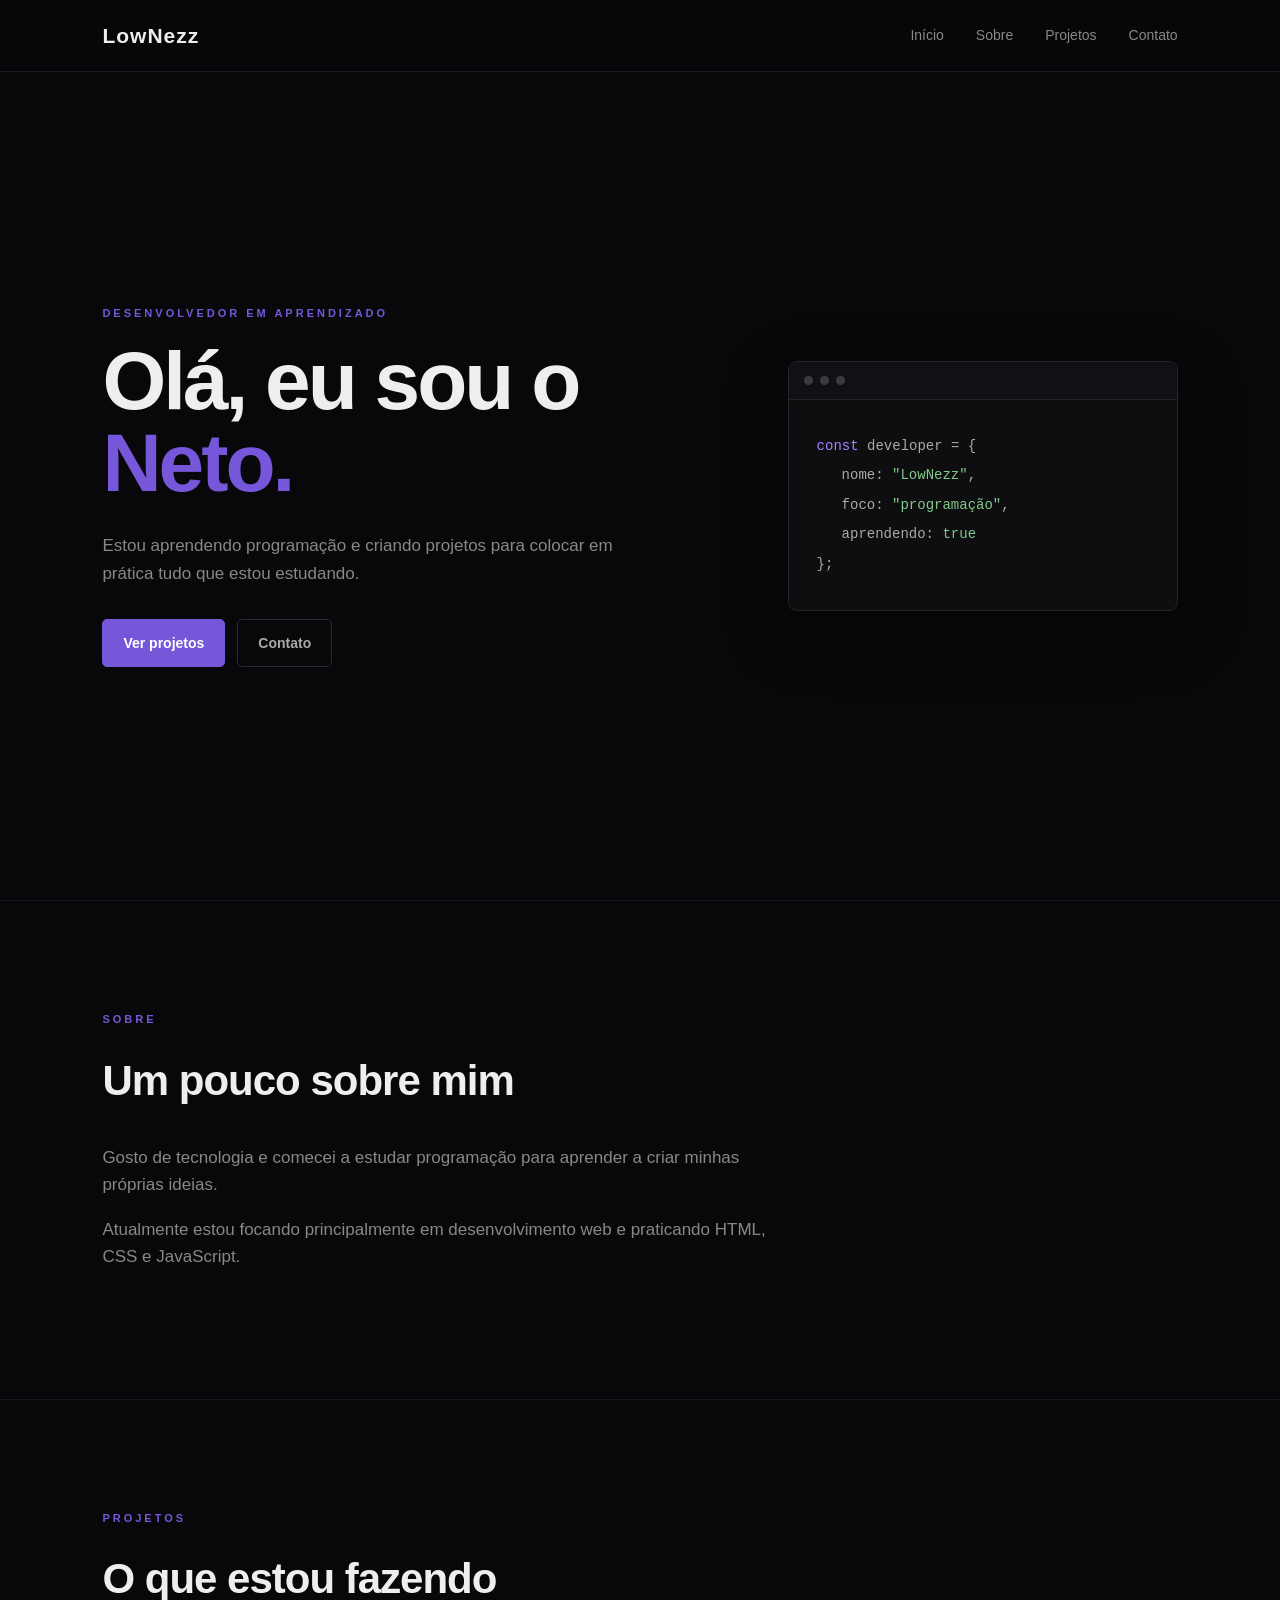
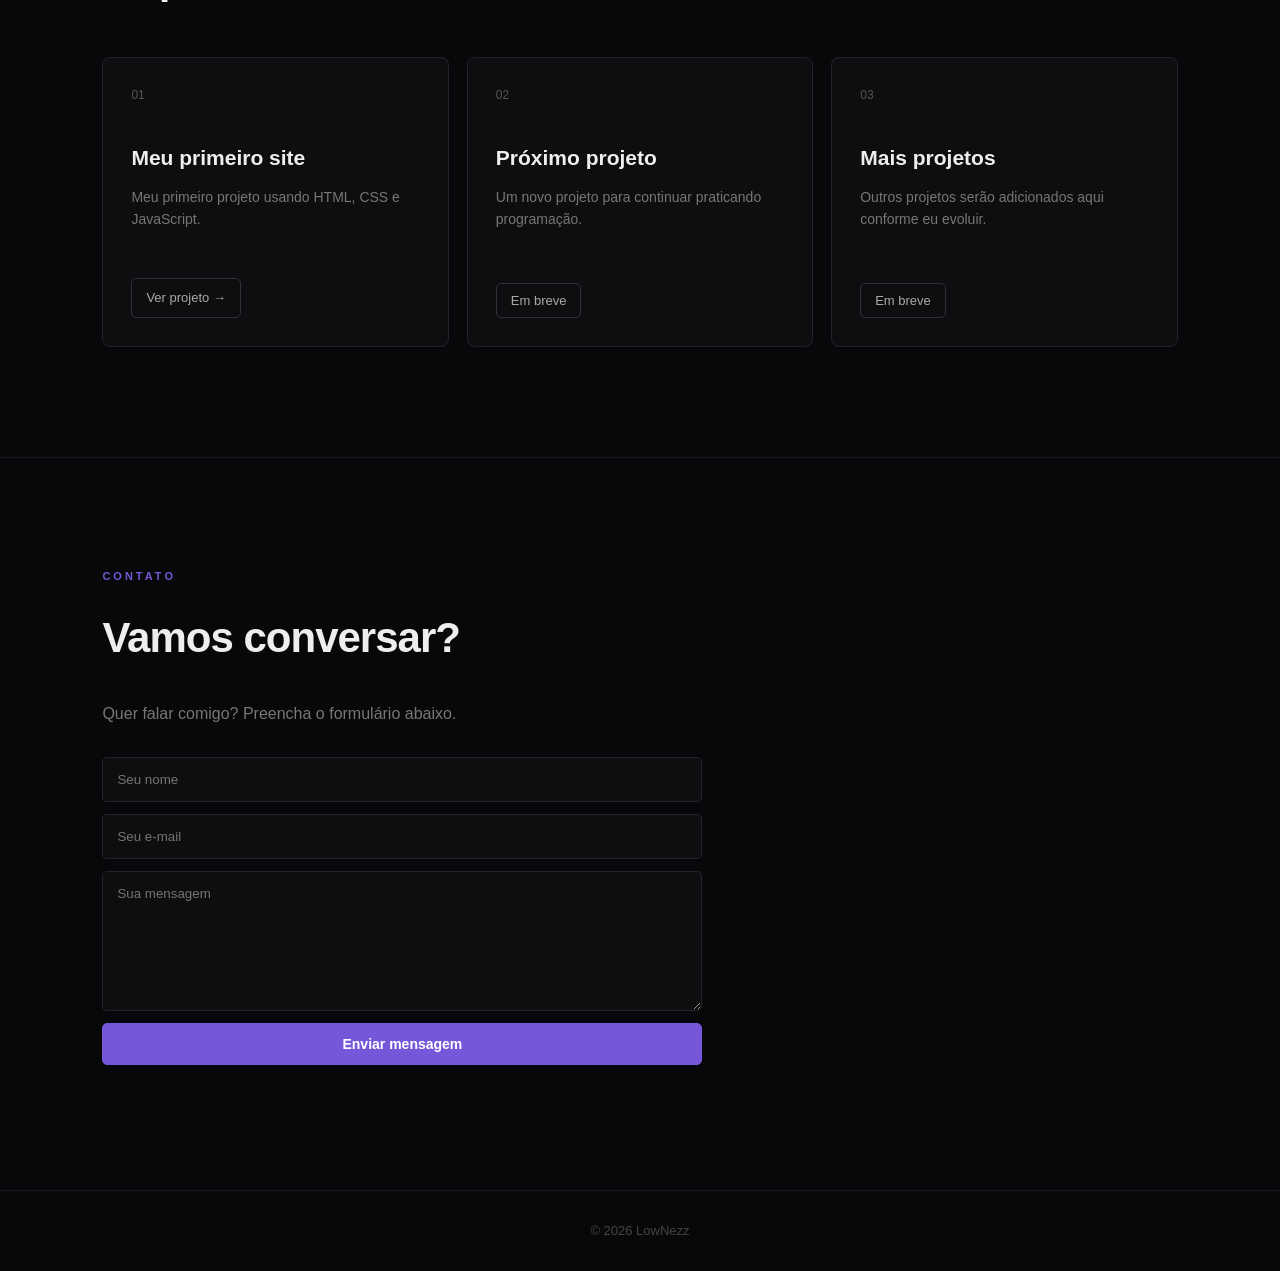
<file: index.html>
<!DOCTYPE html>
<html lang="pt-BR">
<head>
    <meta charset="UTF-8">
    <meta name="viewport" content="width=device-width, initial-scale=1.0">

    <title>LowNezz</title>

    <link rel="stylesheet" href="main.css"> 
</head>
<body>

    <header>
        <div class="logo">LowNezz</div>

        <nav>
            <a href="#inicio">Início</a>
            <a href="#sobre">Sobre</a>
            <a href="#projetos">Projetos</a>
            <a href="#contato">Contato</a>
        </nav>

        <button id="menuBtn">☰</button>
    </header>

    <main>

        <section id="inicio" class="hero">

            <div class="hero-text">

                <p class="small-title">DESENVOLVEDOR EM APRENDIZADO</p>

                <h1>
                    Olá, eu sou o<br>
                    <span>Neto.</span>
                </h1>

                <p class="description">
                    Estou aprendendo programação e criando projetos
                    para colocar em prática tudo que estou estudando.
                </p>

                <div class="buttons">
                    <a href="#projetos" class="button">
                        Ver projetos
                    </a>

                    <a href="#contato" class="button secondary">
                        Contato
                    </a>
                </div>

            </div>

            <div class="hero-card">

                <div class="code-top">
                    <span></span>
                    <span></span>
                    <span></span>
                </div>

                <div class="code">
                    <p><span class="purple">const</span> developer = {</p>
                    <p class="indent">nome: <span class="green">"LowNezz"</span>,</p>
                    <p class="indent">foco: <span class="green">"programação"</span>,</p>
                    <p class="indent">aprendendo: <span class="green">true</span></p>
                    <p>};</p>
                </div>

            </div>

        </section>


        <section id="sobre" class="section">

            <p class="small-title">SOBRE</p>

            <h2>Um pouco sobre mim</h2>

            <div class="about-content">

                <p>
                    Gosto de tecnologia e comecei a estudar programação
                    para aprender a criar minhas próprias ideias.
                </p>

                <p>
                    Atualmente estou focando principalmente em
                    desenvolvimento web e praticando HTML, CSS e JavaScript.
                </p>

            </div>

        </section>


        <section id="projetos" class="section">

            <p class="small-title">PROJETOS</p>

            <h2>O que estou fazendo</h2>

            <div class="projects">

                <div class="project">

                    <span class="project-number">01</span>

                    <h3>Meu primeiro site</h3>

                    <p>
                        Meu primeiro projeto usando HTML, CSS e JavaScript.
                    </p>

                    <a href="projeto1/projeto1.html" class="project-button" target="_blank">
                        Ver projeto →
                    </a>

                </div>


                <div class="project">

                    <span class="project-number">02</span>

                    <h3>Próximo projeto</h3>

                    <p>
                        Um novo projeto para continuar praticando programação.
                    </p>

                    <button class="project-button">
                        Em breve
                    </button>

                </div>


                <div class="project">

                    <span class="project-number">03</span>

                    <h3>Mais projetos</h3>

                    <p>
                        Outros projetos serão adicionados aqui conforme eu evoluir.
                    </p>

                    <button class="project-button">
                        Em breve
                    </button>

                </div>

            </div>

        </section>


        <section id="contato" class="section contact">

            <p class="small-title">CONTATO</p>

            <h2>Vamos conversar?</h2>

            <p class="contact-text">
                Quer falar comigo? Preencha o formulário abaixo.
            </p>

            <form id="contactForm" action="https://formspree.io/f/mwlpzyaq" method="POST">

    <input
        type="text"
        id="name"
        name="name"
        placeholder="Seu nome"
        required
    >

    <input
        type="email"
        id="email"
        name="email"
        placeholder="Seu e-mail"
        required
    >

    <textarea
        id="message"
        name="message"
        placeholder="Sua mensagem"
        required
    ></textarea>

    <button type="submit" class="button">
        Enviar mensagem
    </button>

</form>

            <p id="formMessage"></p>

        </section>

    </main>


    <footer>
        <p>© 2026 LowNezz</p>
    </footer>


    <script src="script.js"></script>

</body>
</html>
</file>
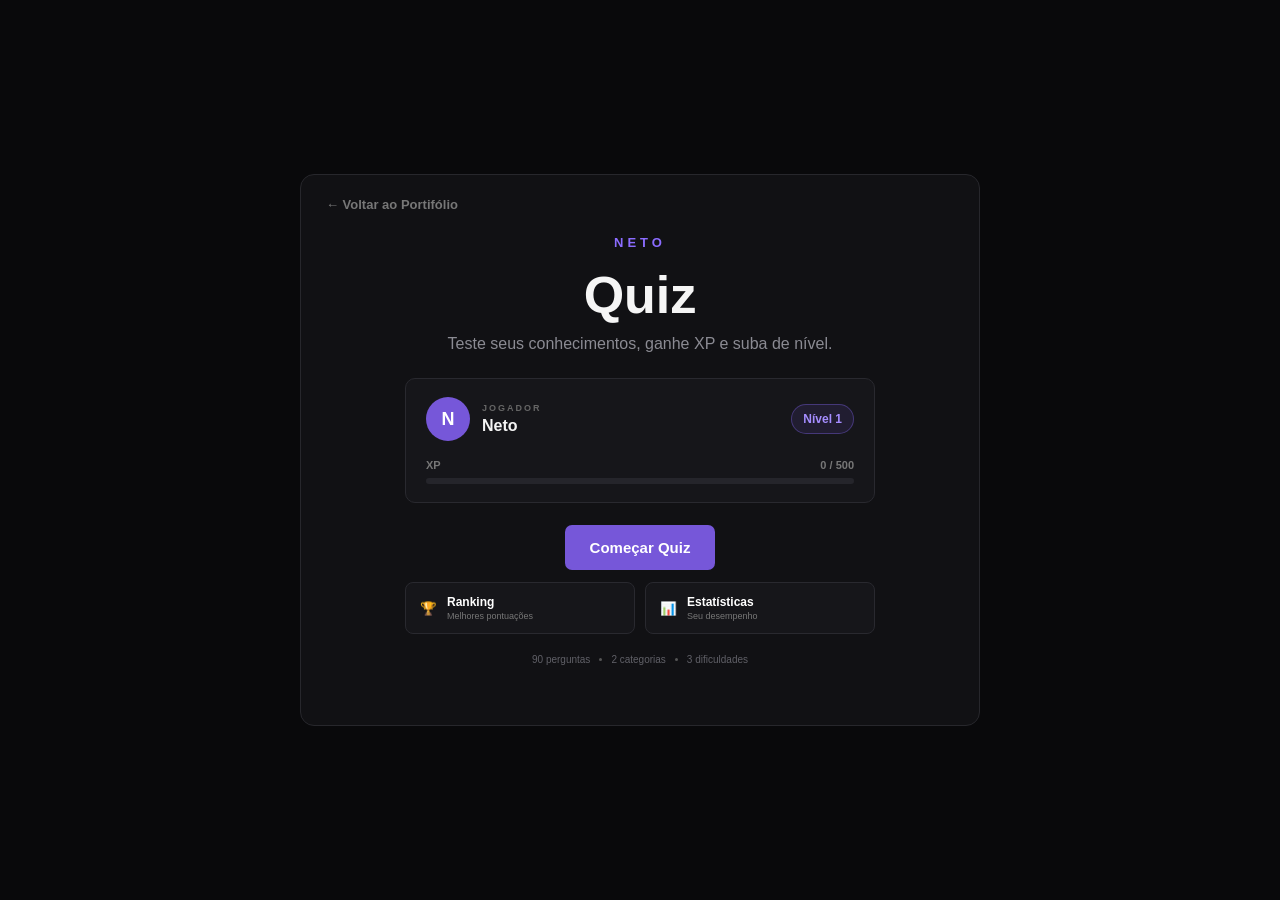
<file: projeto1/projeto1.html>
<!DOCTYPE html>
<html lang="pt-BR">
<head>
    <meta charset="UTF-8">
    <meta name="viewport" content="width=device-width, initial-scale=1.0">

    <title>Quiz</title>

    <link rel="stylesheet" href="projeto1.css">
</head>

<body>

    <main class="quiz-container">

        <div id="startScreen" class="screen">   
     <a href="../index.html" class="back-home">
        ← Voltar ao Portifólio
    </a>

    <p class="logo">NETO</p>

    <h1>Quiz</h1>

    <p class="description">
        Teste seus conhecimentos, ganhe XP e suba de nível.
    </p>

    <div class="profile-card">

        <div class="profile-top">

            <div class="profile-user">
                <div class="profile-avatar">N</div>

                <div>
                    <span class="profile-label">JOGADOR</span>
                    <strong id="playerName">Neto</strong>
                </div>
            </div>

            <div class="level-badge">
                Nível <span id="playerLevel">1</span>
            </div>

        </div>

        <div class="xp-info">
            <span>XP</span>
            <span id="xpText">0 / 500</span>
        </div>

        <div class="xp-bar">
            <div id="xpBar"></div>
        </div>

    </div>

    <button id="startButton">
        Começar Quiz
    </button>

    <div class="start-actions">

        <button id="rankingButton" class="secondary-button" type="button">
            🏆
            <span>
                <strong>Ranking</strong>
                <small>Melhores pontuações</small>
            </span>
        </button>

        <button id="statsButton" class="secondary-button" type="button">
            📊
            <span>
                <strong>Estatísticas</strong>
                <small>Seu desempenho</small>
            </span>
        </button>

    </div>

    <div class="quiz-summary">
        <span>90 perguntas</span>
        <i></i>
        <span>2 categorias</span>
        <i></i>
        <span>3 dificuldades</span>
    </div>

    <div id="startPanel" class="start-panel hidden">

        <div class="panel-header">
            <h3 id="panelTitle"></h3>

            <button id="closePanel" type="button">
                ✕
            </button>
        </div>

        <div id="panelContent"></div>

    </div>

</div>


        <div id="categoryScreen" class="screen hidden">

            <p class="logo">QUIZ</p>

            <h2>Escolha uma categoria</h2>

            <p class="description">
                Sobre o que você entende mais?
            </p>

            <div class="selection-buttons">

                <button class="category-button" data-category="minecraft">
                    <span class="selection-icon">⛏️</span>
                    <span>Minecraft</span>
                </button>

                <button class="category-button" data-category="anime">
                    <span class="selection-icon">🍥</span>
                    <span>Anime</span>
                </button>

            </div>

        </div>


        <div id="difficultyScreen" class="screen hidden">

            <p class="logo">QUIZ</p>

            <button id="backButton">
                ← Voltar
            </button>

            <h2 id="categoryTitle">
                Minecraft
            </h2>

            <p class="description">
                Escolha a dificuldade.
            </p>

            <div class="difficulty-buttons">

                <button class="difficulty-button" data-difficulty="facil">
                    <span>Fácil</span>
                    <small>Para começar</small>
                </button>

                <button class="difficulty-button" data-difficulty="medio">
                    <span>Médio</span>
                    <small>Já conhece bastante</small>
                </button>

                <button class="difficulty-button" data-difficulty="dificil">
                    <span>Difícil</span>
                    <small>Para quem manja</small>
                </button>

            </div>

        </div>


        <div id="quizScreen" class="screen hidden">

            <div class="quiz-top">

                <span id="quizInfo">
                    Minecraft • Fácil
                </span>

                <span id="score">
                    Pontos: 0
                </span>

            </div>

            <div class="question-info">

                <span id="questionNumber">
                    Pergunta 1 de 10
                </span>

            </div>

            <div class="progress">
                <div id="progressBar"></div>
            </div>

            <h2 id="question"></h2>

            <div id="answers">

                <button class="answer"></button>
                <button class="answer"></button>
                <button class="answer"></button>
                <button class="answer"></button>

            </div>

            <button id="nextButton" class="hidden">
                Próxima pergunta →
            </button>

        </div>


        <div id="resultScreen" class="screen hidden">

            <p class="logo">NETO</p>

            <p class="result-small">
                QUIZ FINALIZADO
            </p>

            <h2>Seu resultado</h2>

            <p id="resultCategory"></p>

            <div id="finalScore">
                0/10
            </div>

            <p id="resultMessage"></p>

            <p class="record">
             Recorde:
             <span id="highScore">0</span>
             </p>
            <div class="result-buttons">

                <button id="restartButton">
                    Jogar novamente
                </button>

                <button id="menuButton">
                    Escolher outro quiz
                </button>

            </div>

        </div>

    </main>

    <script src="projeto1.js"></script>
</body>
</html>
</file>
<file: main.css>
* {
    margin: 0;
    padding: 0;
    box-sizing: border-box;
    scroll-behavior: smooth;
}

body {
    font-family: Arial, Helvetica, sans-serif;
    background: #08080a;
    color: #eeeeee;
    line-height: 1.6;
}

header {
    height: 72px;
    width: 100%;
    padding: 0 8%;
    display: flex;
    align-items: center;
    justify-content: space-between;

    position: fixed;
    top: 0;
    left: 0;
    z-index: 1000;

    background: rgba(8, 8, 10, 0.92);
    border-bottom: 1px solid #1c1c20;
}

.logo {
    font-size: 21px;
    font-weight: bold;
    letter-spacing: 1px;
}

nav {
    display: flex;
    gap: 32px;
}

nav a {
    color: #888;
    text-decoration: none;
    font-size: 14px;
    transition: 0.2s;
}

nav a:hover {
    color: #fff;
}

#menuBtn {
    display: none;
    background: none;
    border: none;
    color: white;
    font-size: 24px;
    cursor: pointer;
}

main {
    padding-top: 72px;
}

.hero {
    min-height: calc(100vh - 72px);
    padding: 80px 8%;

    display: flex;
    align-items: center;
    justify-content: space-between;
    gap: 80px;
}

.hero-text {
    max-width: 650px;
}

.small-title {
    color: #7657d9;
    font-size: 11px;
    font-weight: bold;
    letter-spacing: 3px;
    margin-bottom: 18px;
}

.hero h1 {
    font-size: clamp(50px, 7vw, 82px);
    line-height: 1;
    letter-spacing: -3px;
    margin-bottom: 28px;
}

.hero h1 span {
    color: #7657d9;
}

.description {
    max-width: 560px;
    color: #888;
    font-size: 17px;
}

.buttons {
    display: flex;
    gap: 12px;
    margin-top: 32px;
}

.button {
    display: inline-block;
    padding: 12px 20px;

    background: #7657d9;
    color: white;

    border: 1px solid #7657d9;
    border-radius: 5px;

    text-decoration: none;
    font-size: 14px;
    font-weight: bold;

    cursor: pointer;
    transition: 0.2s;
}

.button:hover {
    background: #6749c5;
    border-color: #6749c5;
}

.button.secondary {
    background: transparent;
    border-color: #29292f;
    color: #aaa;
}

.button.secondary:hover {
    border-color: #555;
    color: white;
}


.hero-card {
    width: 390px;
    background: #0e0e11;
    border: 1px solid #242429;
    border-radius: 9px;
    overflow: hidden;

    box-shadow: 0 20px 60px rgba(0, 0, 0, 0.35);
}

.code-top {
    height: 38px;
    padding: 0 15px;

    display: flex;
    align-items: center;
    gap: 7px;

    background: #111115;
    border-bottom: 1px solid #222228;
}

.code-top span {
    width: 9px;
    height: 9px;
    border-radius: 50%;
    background: #3a3a40;
}

.code {
    padding: 28px;
    font-family: Consolas, monospace;
    font-size: 14px;
    color: #aaa;
}

.code p {
    margin: 7px 0;
}

.indent {
    padding-left: 25px;
}

.purple {
    color: #a982ff;
}

.green {
    color: #82c98b;
}


.section {
    padding: 110px 8%;
    border-top: 1px solid #18181c;
}

.section h2 {
    font-size: 42px;
    letter-spacing: -1px;
    margin-bottom: 30px;
}

.about-content {
    max-width: 700px;
}

.about-content p {
    color: #888;
    font-size: 17px;
    margin-bottom: 18px;
}


.projects {
    display: grid;
    grid-template-columns: repeat(3, 1fr);
    gap: 18px;
    margin-top: 45px;
}

.project {
    min-height: 290px;
    padding: 28px;

    background: #0e0e11;
    border: 1px solid #222228;
    border-radius: 8px;

    display: flex;
    flex-direction: column;

    transition: 0.2s;
}

.project:hover {
    transform: translateY(-4px);
    border-color: #3a3a42;
}

.project-number {
    color: #555;
    font-size: 12px;
    margin-bottom: 35px;
}

.project h3 {
    font-size: 21px;
    margin-bottom: 12px;
}

.project p {
    color: #777;
    font-size: 14px;
    margin-bottom: 25px;
}

.project-button {
    width: fit-content;
    margin-top: auto;

    padding: 9px 14px;

    background: transparent;
    color: #aaa;

    border: 1px solid #303037;
    border-radius: 5px;

    text-decoration: none;
    font-size: 13px;

    cursor: pointer;
    transition: 0.2s;
}

.project-button:hover {
    color: white;
    border-color: #7657d9;
}


.contact-text {
    color: #777;
    margin-bottom: 30px;
}

.contact form {
    max-width: 600px;

    display: flex;
    flex-direction: column;
    gap: 12px;
}

.contact input,
.contact textarea {
    width: 100%;

    padding: 14px;

    background: #0e0e11;
    color: white;

    border: 1px solid #242429;
    border-radius: 5px;

    outline: none;
    font-family: inherit;

    transition: 0.2s;
}

.contact input:focus,
.contact textarea:focus {
    border-color: #7657d9;
}

.contact textarea {
    min-height: 140px;
    resize: vertical;
}

#formMessage {
    margin-top: 15px;
    color: #82c98b;
}


footer {
    padding: 30px 8%;
    text-align: center;

    color: #444;
    font-size: 13px;

    border-top: 1px solid #18181c;
}


@media (max-width: 900px) {

    .hero {
        flex-direction: column;
        align-items: flex-start;
        padding-top: 70px;
    }

    .hero-card {
        width: 100%;
        max-width: 500px;
    }

    .projects {
        grid-template-columns: 1fr;
    }

}


@media (max-width: 700px) {

    header {
        padding: 0 5%;
    }

    nav {
        display: none;

        position: absolute;
        top: 72px;
        left: 0;

        width: 100%;
        padding: 20px;

        background: #08080a;
        border-bottom: 1px solid #222;

        flex-direction: column;
        gap: 18px;
    }

    nav.active {
        display: flex;
    }

    #menuBtn {
        display: block;
    }

    .hero,
    .section {
        padding-left: 5%;
        padding-right: 5%;
    }

    .hero h1 {
        font-size: 55px;
    }

}
</file>
<file: projeto1/projeto1.css>
* {
    margin: 0;
    padding: 0;
    box-sizing: border-box;
}

body {
    min-height: 100vh;
    background: #09090b;
    color: #f5f5f5;
    font-family: Arial, Helvetica, sans-serif;

    display: flex;
    justify-content: center;
    align-items: center;

    padding: 20px;
}

.quiz-container {
    width: 100%;
    max-width: 680px;

    background: #111114;
    border: 1px solid #27272c;
    border-radius: 14px;

    padding: 45px;
}

.hidden {
    display: none !important;
}

.logo {
    color: #8b6cff;
    font-size: 13px;
    font-weight: bold;
    letter-spacing: 4px;
    margin-bottom: 15px;
}

.description {
    color: #8b8b93;
    margin-top: 10px;
    margin-bottom: 30px;
}

#startScreen {
    text-align: center;
    padding: 45px 0;
}

#startScreen h1 {
    font-size: 52px;
}

button {
    font-family: inherit;
}

#startButton,
#restartButton {
    padding: 14px 25px;

    background: #7657d9;
    color: white;

    border: none;
    border-radius: 7px;

    font-size: 15px;
    font-weight: bold;

    cursor: pointer;
    transition: 0.2s;
}

#startButton:hover,
#restartButton:hover {
    background: #8669e8;
    transform: translateY(-2px);
}

#categoryScreen h2,
#difficultyScreen h2 {
    font-size: 32px;
}

.selection-buttons {
    display: grid;
    grid-template-columns: 1fr 1fr;
    gap: 15px;
}

.category-button {
    min-height: 160px;

    display: flex;
    flex-direction: column;
    align-items: center;
    justify-content: center;

    gap: 15px;

    background: #18181c;
    color: white;

    border: 1px solid #29292f;
    border-radius: 10px;

    font-size: 19px;
    font-weight: bold;

    cursor: pointer;
    transition: 0.2s;
}

.category-button:hover {
    border-color: #7657d9;
    transform: translateY(-4px);
    background: #1c1c22;
}

.selection-icon {
    font-size: 40px;
}

#backButton {
    margin-bottom: 25px;

    background: transparent;
    color: #888;

    border: none;

    cursor: pointer;
}

#backButton:hover {
    color: white;
}

.difficulty-buttons {
    display: flex;
    flex-direction: column;
    gap: 12px;
}

.difficulty-button {
    width: 100%;
    padding: 18px 20px;

    display: flex;
    justify-content: space-between;
    align-items: center;

    background: #18181c;
    color: white;

    border: 1px solid #29292f;
    border-radius: 8px;

    cursor: pointer;
    transition: 0.2s;
}

.difficulty-button span {
    font-size: 17px;
    font-weight: bold;
}

.difficulty-button small {
    color: #777;
}

.difficulty-button:hover {
    border-color: #7657d9;
    transform: translateX(5px);
}

.quiz-top {
    display: flex;
    justify-content: space-between;

    color: #8b8b93;
    font-size: 13px;

    margin-bottom: 20px;
}

.question-info {
    color: #777;
    font-size: 13px;
    margin-bottom: 10px;
}

.progress {
    width: 100%;
    height: 5px;

    background: #25252a;
    border-radius: 20px;

    overflow: hidden;
    margin-bottom: 40px;
}

#progressBar {
    width: 10%;
    height: 100%;

    background: #7657d9;

    transition: 0.3s;
}

#question {
    font-size: 27px;
    line-height: 1.3;

    margin-bottom: 30px;
}

#answers {
    display: grid;
    grid-template-columns: 1fr 1fr;

    gap: 12px;
}

.answer {
    min-height: 65px;
    padding: 15px;

    background: #18181c;
    color: #d5d5d8;

    border: 1px solid #29292f;
    border-radius: 7px;

    text-align: left;

    cursor: pointer;
    transition: 0.2s;
}

.answer:hover:not(:disabled) {
    border-color: #7657d9;
    background: #1c1c22;
}

.answer.correct {
    background: #16351f;
    border-color: #38a65a;
    color: #8be3a5;
}

.answer.wrong {
    background: #39191c;
    border-color: #b83b45;
    color: #ef9299;
}

.answer:disabled {
    cursor: default;
}

#nextButton {
    margin-top: 25px;
    margin-left: auto;

    padding: 11px 18px;

    display: block;

    background: transparent;
    color: #aaa;

    border: 1px solid #35353c;
    border-radius: 6px;

    cursor: pointer;
}

#nextButton:hover {
    color: white;
    border-color: #7657d9;
}

#resultScreen {
    text-align: center;
    padding: 30px 0;
}

.result-small {
    color: #777;
    font-size: 12px;
    letter-spacing: 3px;

    margin-bottom: 12px;
}

#resultScreen h2 {
    font-size: 35px;
}

#resultCategory {
    color: #777;
    margin-top: 8px;
}

#finalScore {
    color: #8b6cff;

    font-size: 75px;
    font-weight: bold;

    margin: 25px 0 10px;
}

#resultMessage {
    color: #aaa;
    margin-bottom: 25px;
}

.record {
    color: #777;
    margin-bottom: 30px;
}

.result-buttons {
    display: flex;
    justify-content: center;
    gap: 10px;
}

#menuButton {
    padding: 14px 25px;

    background: transparent;
    color: #aaa;

    border: 1px solid #35353c;
    border-radius: 7px;

    cursor: pointer;
}

#menuButton:hover {
    color: white;
    border-color: #7657d9;
}

@media (max-width: 600px) {

    .quiz-container {
        padding: 25px;
    }

    #startScreen h1 {
        font-size: 40px;
    }

    .selection-buttons {
        grid-template-columns: 1fr;
    }

    .category-button {
        min-height: 120px;
    }

    #answers {
        grid-template-columns: 1fr;
    }

    #question {
        font-size: 22px;
    }

    #finalScore {
        font-size: 60px;
    }

    .result-buttons {
        flex-direction: column;
    }
}
.game-extra {
    display: flex;
    align-items: center;
    gap: 20px;
    margin: 18px 0 8px;
    color: #aaa;
    font-size: 14px;
}

#timerText {
    min-width: 65px;
    transition: 0.2s;
}

#timerText.danger {
    color: #ff5252;
    font-weight: bold;
    transform: scale(1.08);
}

#streakText {
    color: #aaa;
}

.sound-button {
    margin-left: auto;
    background: transparent;
    border: 1px solid #303036;
    border-radius: 8px;
    padding: 7px 11px;
    cursor: pointer;
    font-size: 16px;
}

.sound-button:hover {
    background: #1b1b20;
}

.timer-container {
    width: 100%;
    height: 5px;
    background: #242429;
    border-radius: 20px;
    overflow: hidden;
    margin-bottom: 30px;
}

#timerBar {
    width: 100%;
    height: 100%;
    background: #8b5cf6;
    border-radius: 20px;
    transition: width 1s linear;
}

.answer {
    transition:
        background 0.2s,
        border 0.2s,
        transform 0.15s;
}

.answer.correct {
    background: rgba(46, 204, 113, 0.15);
    border-color: #2ecc71;
    color: #7dffa9;
}

.answer.wrong {
    background: rgba(231, 76, 60, 0.15);
    border-color: #e74c3c;
    color: #ff8175;
}

.answer-pop {
    animation: answerPop 0.3s ease;
}

@keyframes answerPop {
    0% {
        transform: scale(1);
    }

    50% {
        transform: scale(1.025);
    }

    100% {
        transform: scale(1);
    }
}

.result-stats {
    display: grid;
    grid-template-columns: repeat(2, 1fr);
    gap: 12px;
    margin: 30px 0;
}

.stat-box {
    background: #151518;
    border: 1px solid #29292f;
    border-radius: 10px;
    padding: 18px;
}

.stat-box span {
    display: block;
    color: #777;
    font-size: 12px;
    margin-bottom: 6px;
}

.stat-box strong {
    font-size: 22px;
}

#achievementBox {
    margin: 30px 0;
}

#achievementBox h3 {
    margin-bottom: 12px;
}

.achievement {
    background: #17151d;
    border: 1px solid #40365c;
    padding: 14px;
    border-radius: 8px;
    margin-bottom: 8px;
}

.no-achievement {
    color: #777;
}

.review-section {
    margin-top: 35px;
}

.review-section h3 {
    margin-bottom: 15px;
}

.mistake-item {
    background: #141416;
    border: 1px solid #29292e;
    border-radius: 10px;
    padding: 18px;
    margin-bottom: 12px;
}

.mistake-item strong {
    display: block;
    margin-bottom: 12px;
}

.mistake-item p {
    margin: 5px 0;
    font-size: 14px;
}

.your-answer {
    color: #ff8175;
}

.correct-answer {
    color: #7dffa9;
}

.perfect-review {
    background: #141916;
    border: 1px solid #284832;
    padding: 18px;
    border-radius: 10px;
    color: #7dffa9;
}

.history-section {
    margin-top: 35px;
}

.history-section h3 {
    margin-bottom: 15px;
}

.history-item {
    display: grid;
    grid-template-columns: 1fr auto;
    gap: 5px 20px;
    background: #141416;
    border-bottom: 1px solid #29292e;
    padding: 14px;
}

.history-item:first-of-type {
    border-radius: 10px 10px 0 0;
}

.history-item:last-of-type {
    border-radius: 0 0 10px 10px;
    border-bottom: none;
}

.history-item small {
    grid-column: 1 / 3;
    color: #666;
}

@media (max-width: 600px) {
    .result-stats {
        grid-template-columns: 1fr;
    }

    .game-extra {
        gap: 12px;
    }
}
/* =========================================
   TELA INICIAL - PERFIL
========================================= */

#startScreen {
    padding: 15px 0;
}

#startScreen .description {
    margin-bottom: 25px;
}

.profile-card {
    width: 100%;
    max-width: 470px;

    margin: 0 auto 22px;
    padding: 18px 20px;

    background: #16161a;

    border: 1px solid #29292f;
    border-radius: 10px;

    text-align: left;
}

.profile-top {
    display: flex;
    justify-content: space-between;
    align-items: center;

    gap: 20px;

    margin-bottom: 18px;
}

.profile-user {
    display: flex;
    align-items: center;
    gap: 12px;
}

.profile-avatar {
    width: 44px;
    height: 44px;

    display: flex;
    justify-content: center;
    align-items: center;

    background: #7657d9;

    border-radius: 50%;

    color: white;

    font-size: 18px;
    font-weight: bold;
}

.profile-label {
    display: block;

    color: #666;

    font-size: 9px;
    font-weight: bold;

    letter-spacing: 2px;

    margin-bottom: 4px;
}

#playerName {
    font-size: 16px;
}

.level-badge {
    padding: 7px 11px;

    background: rgba(118, 87, 217, 0.12);

    border: 1px solid rgba(139, 108, 255, 0.35);
    border-radius: 20px;

    color: #a58dff;

    font-size: 12px;
    font-weight: bold;
}

.xp-info {
    display: flex;
    justify-content: space-between;

    margin-bottom: 7px;

    color: #777;

    font-size: 11px;
    font-weight: bold;
}

.xp-bar {
    width: 100%;
    height: 6px;

    background: #25252b;

    border-radius: 20px;

    overflow: hidden;
}

#xpBar {
    width: 0%;
    height: 100%;

    background: #7657d9;

    border-radius: 20px;

    transition: width 0.5s ease;
}


/* =========================================
   BOTÕES INICIAIS
========================================= */

.start-actions {
    width: 100%;
    max-width: 470px;

    display: grid;
    grid-template-columns: 1fr 1fr;

    gap: 10px;

    margin: 12px auto 0;
}

.secondary-button {
    display: flex;
    align-items: center;

    gap: 10px;

    padding: 12px 14px;

    background: #16161a;
    color: white;

    border: 1px solid #29292f;
    border-radius: 8px;

    cursor: pointer;

    text-align: left;

    transition: 0.2s;
}

.secondary-button:hover {
    border-color: #7657d9;

    background: #1b1b20;

    transform: translateY(-2px);
}

.secondary-button > span {
    display: flex;
    flex-direction: column;

    gap: 2px;
}

.secondary-button strong {
    font-size: 12px;
}

.secondary-button small {
    color: #777;

    font-size: 9px;
}


/* =========================================
   INFORMAÇÕES DO QUIZ
========================================= */

.quiz-summary {
    display: flex;
    justify-content: center;
    align-items: center;

    flex-wrap: wrap;

    gap: 9px;

    margin-top: 20px;

    color: #606067;

    font-size: 10px;
}

.quiz-summary i {
    width: 3px;
    height: 3px;

    background: #555;

    border-radius: 50%;
}


/* =========================================
   PAINEL RANKING / ESTATÍSTICAS
========================================= */

.start-panel {
    width: 100%;
    max-width: 470px;

    margin: 20px auto 0;
    padding: 18px;

    background: #151518;

    border: 1px solid #29292f;
    border-radius: 10px;

    text-align: left;
}

.panel-header {
    display: flex;
    justify-content: space-between;
    align-items: center;

    margin-bottom: 15px;
}

.panel-header h3 {
    font-size: 16px;
}

#closePanel {
    background: transparent;
    color: #777;

    border: none;

    cursor: pointer;

    font-size: 16px;
}

#closePanel:hover {
    color: white;
}

.panel-empty {
    color: #777;

    font-size: 13px;

    text-align: center;

    padding: 15px;
}

.ranking-row {
    display: grid;

    grid-template-columns:
        30px
        1fr
        auto;

    align-items: center;

    gap: 10px;

    padding: 10px 5px;

    border-bottom: 1px solid #25252a;
}

.ranking-row:last-child {
    border-bottom: none;
}

.ranking-position {
    color: #8b6cff;

    font-weight: bold;
}

.ranking-info {
    display: flex;
    flex-direction: column;

    gap: 2px;
}

.ranking-info strong {
    font-size: 12px;
}

.ranking-info small {
    color: #666;

    font-size: 9px;
}

.ranking-points {
    color: #aaa;

    font-size: 12px;

    font-weight: bold;
}

.stats-grid {
    display: grid;

    grid-template-columns:
        repeat(2, 1fr);

    gap: 8px;
}

.start-stat {
    padding: 14px;

    background: #19191d;

    border: 1px solid #29292f;
    border-radius: 8px;

    text-align: center;
}

.start-stat span {
    display: block;

    color: #777;

    font-size: 10px;

    margin-bottom: 5px;
}

.start-stat strong {
    font-size: 18px;
}


/* =========================================
   CELULAR
========================================= */

@media (max-width: 600px) {

    .start-actions {
        grid-template-columns: 1fr;
    }

    .profile-top {
        align-items: flex-start;
    }

    .quiz-summary {
        gap: 6px;
    }

}
/* BOTÃO VOLTAR AO MENU PRINCIPAL */

.back-home {
    position: absolute;
    top: 22px;
    left: 25px;

    display: flex;
    align-items: center;
    gap: 7px;

    color: #777;
    text-decoration: none;

    font-size: 13px;
    font-weight: 600;

    transition: 0.2s;
}

.back-home:hover {
    color: #a78bfa;
    transform: translateX(-3px);
}

/* Necessário para posicionar o botão dentro do card */
.quiz-container {
    position: relative;
}
</file>
